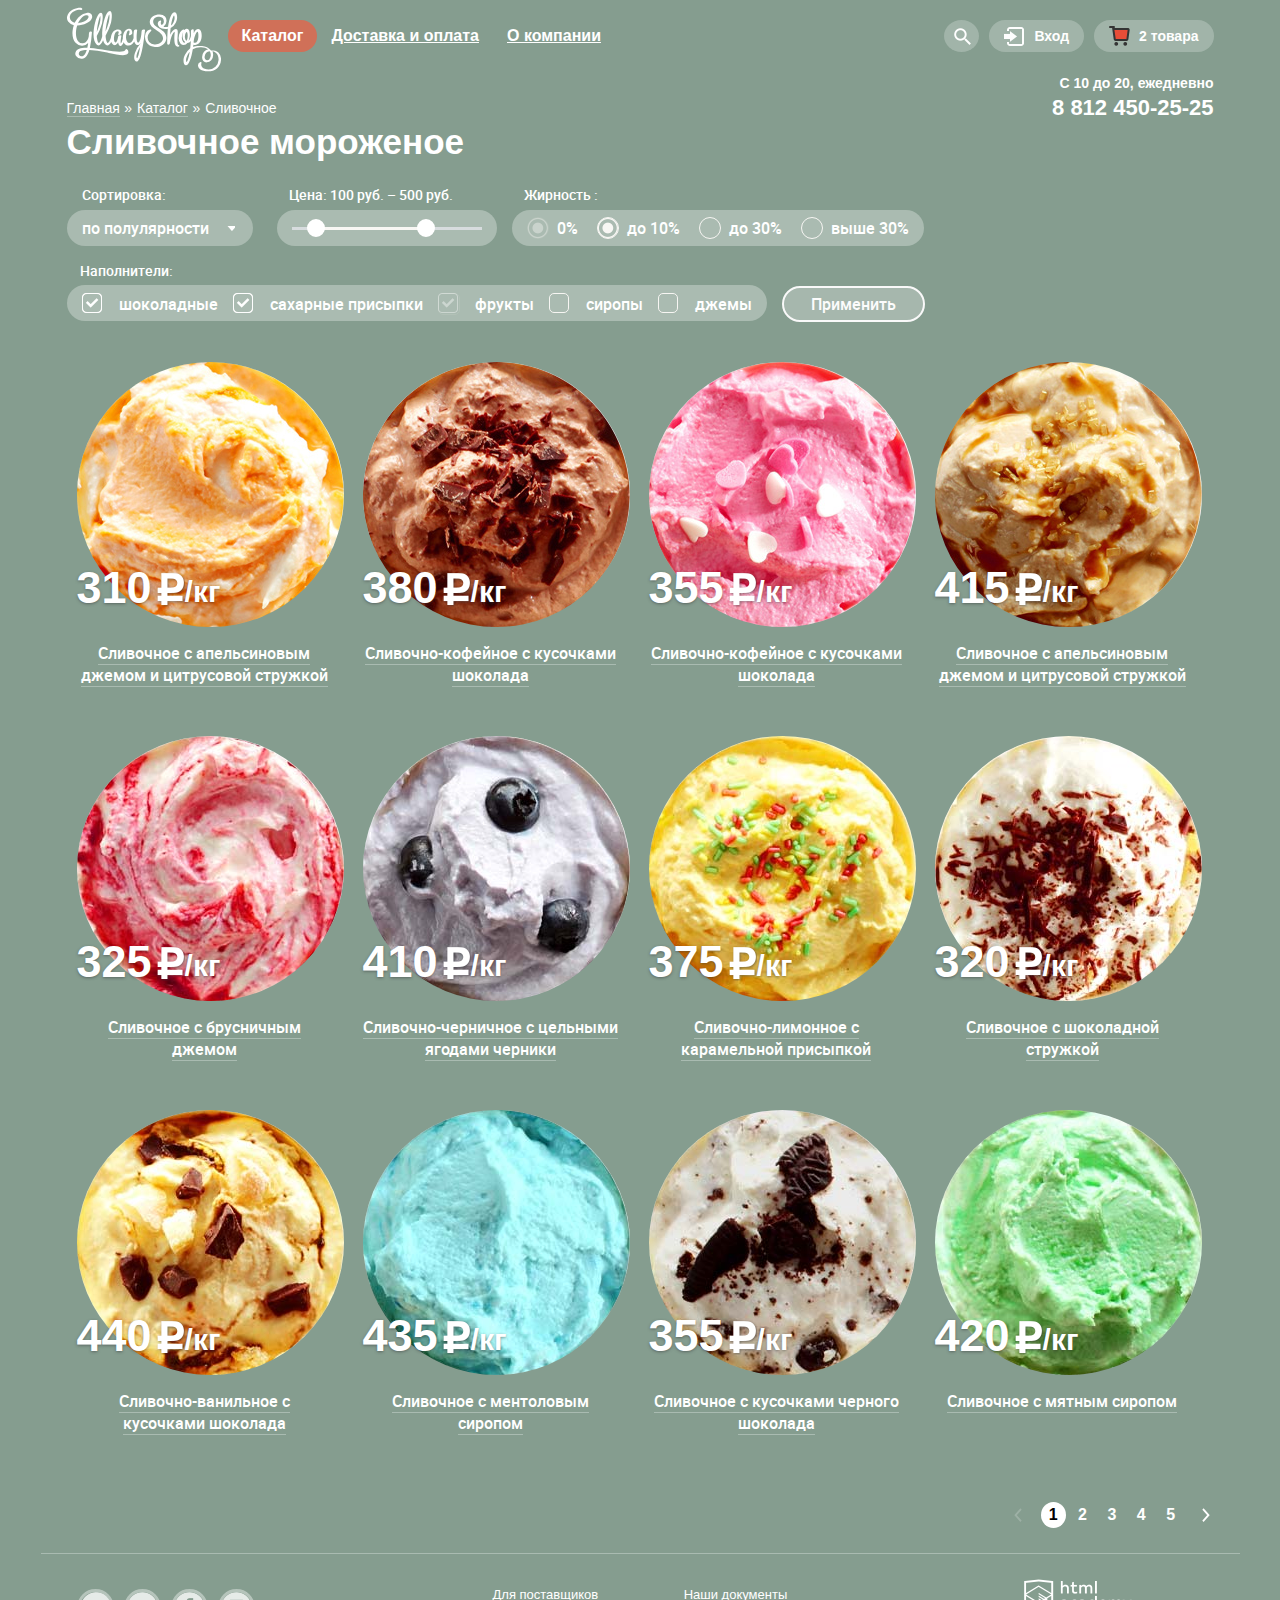
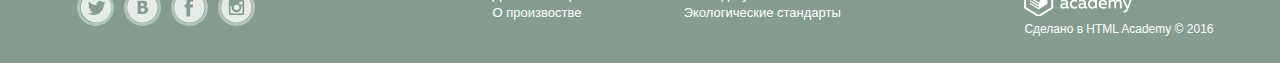
<file: catalog.html>
<!DOCTYPE html>
<html lang="ru">

<head>
    <meta charset="UTF-8">
    <meta http-equiv="X-UA-Compatible" content="IE=edge,chrome=1"/>
    <meta name="viewport" сontent="width=device-width">
    <title>Gllacy-catalog</title>
    <link rel="stylesheet" href="css/normalize.css">
    <link href="css/style.min.css" rel="stylesheet">
</head>

<body class="inner-page">
    <header class="header-top">
        <div class="container clearfix">
            <nav class="navigation">
                <a href="index.html" class="nav-logo
"><img class="logo-img" src="img/main-logo.svg" width="160" height="55" alt="Лого"></a>
                <ul class="menu">
                    <li class="menu-item"><a class="active-item" href="#">Каталог</a>
                        <ul class="sub-menu-list">
                            <li class="sub-menu-item"><a href="#">Новинки</a></li>
                            <li class="sub-menu-item"><a class="creamy-active" href="#">Сливочное</a></li>
                            <li class="sub-menu-item"><a href="#">Щербеты</a></li>
                            <li class="sub-menu-item"><a href="#">Фруктовый лед</a></li>
                            <li class="sub-menu-item"><a href="#">Мелорин</a></li>
                        </ul>
                    </li>
                    <li class="menu-item"><a href="#">Доставка и оплата</a></li>
                    <li class="menu-item"><a href="#">О компании</a></li>
                </ul>
            </nav>
            <div class="site-actions">
                <div class="search">
                    <a href="#"></a>
                    <div class="search-wrapper">
                        <form action="#" method="post">
                            <input type="search" name="search" placeholder="Что ищем?">
                        </form>
                    </div>
                </div>
                <div class="user-block">
                    <a href="#">Вход</a>
                    <div class="user-wrapper clearfix">
                        <form action="#" method="post">
                            <input type="email" name="email" placeholder="Электронная почта">
                            <input type="password" name="password" placeholder="Пароль">
                            <button type="submit" class="btn btn-user">Войти</button>
                            <ul class="user-items">
                                <li class="user-item"><a href="#">Забыли пароль?</a></li>
                                <li class="user-item"><a href="#">Новая регистрация</a></li>
                            </ul>
                        </form>
                    </div>
                </div>
                <div class="basket basket-inner-page">
                    <a href="#">2 товара</a>
                    <div class="basket-form clearfix">
                        <div class="basket-form-top">
                            <table>
                                <tr>
                                    <td class="column-close close-icon">
                                        <a href="#">
                                        </a>
                                    </td>
                                    <td class="column-img">
                                        <img src="img/mini-pic-ice-1.png" width="33" height="33" alt="Здесь фото товара">
                                    </td>
                                    <td class="column-text">
                                        Пломбир с апельсиновым джемом
                                    </td>
                                    <td class="column-weight">
                                        1,5 кг х <span>200 руб.</span>
                                    </td>
                                    <td class="column-price">
                                        300
                                    </td>
                                </tr>
                                <tr>
                                    <td class="column-close close-icon-strawberry">
                                        <a href="#"></a>
                                    </td>
                                    <td class="column-img column-img-strawberry">
                                        <img src="img/mini-pic-ice-2.png" width="33" height="33" alt="Здесь фото товара">
                                    </td>
                                    <td class="column-text column-text-strawberry">
                                        Клубничный пломбир с присыпкой
                                        <br>из белого шоколада
                                    </td>
                                    <td class="column-weight column-weight-strawberry">
                                        1,5 кг х <span>300 руб.</span>
                                    </td>
                                    <td class="column-price column-price-strawberry">
                                        450
                                    </td>
                                </tr>
                            </table>
                        </div>
                        <div class="basket-form-bottom">
                            <div class="basket-form-sum">Итого: 750 руб.</div>
                            <a class="btn btn-basket" href="#">Оформить заказ</a>
                        </div>
                    </div>
                </div>
            </div>
        </div>
    </header>
    <div class="header-bottom">
        <div class="container clearfix">
            <div class="site-info">
                <div class="work-time">С 10 до 20, ежедневно</div>
                <div class="phone">8 812 450-25-25</div>
            </div>
            <ul class="breadcrumbs">
                <li><a href="index.html">Главная</a></li>
                <li><a href="#">Каталог</a></li>
                <li class="active">Сливочное</li>
            </ul>
        </div>
    </div>
    <main class="container clearfix">
        <h1 class="page-title">Сливочное мороженое</h1>
        <div class="filters">
            <form action="#" method="post" class="clearfix">
                <div class="form-top">
                    <div class="select">
                        <div class="select-title">Сортировка:</div>
                        <select id="select">
                            <option value="popular">по полулярности</option>
                            <option value="cheap">сначала недорогие</option>
                            <option value="expensive">сначала дорогие</option>
                            <option value="fatness">по жирности</option>
                        </select>
                    </div>
                    <div class="range">
                        <div class="range-title">Цена: 100 руб. – 500 руб.</div>
                        <div class="range-filter">
                            <div class="range-controls">
                                <div class="scale">
                                    <div style="margin-left:25px;width:117px;" class="bar"></div>
                                </div>
                                <div class="toggle min-toggle"></div>
                                <div class="toggle max-toggle"></div>
                            </div>
                        </div>
                    </div>
                    <div class="radio">
                        <div class="radio-title">Жирность :</div>
                        <ul class="radio-items">
                            <li>
                                <input type="radio" id="0" name="filter" disabled>
                                <label for="0">0%</label>
                            </li>
                            <li>
                                <input type="radio" id="10" name="filter" checked>
                                <label for="10">до 10%</label>
                            </li>
                            <li>
                                <input type="radio" id="30" name="filter">
                                <label for="30">до 30%</label>
                            </li>
                            <li>
                                <input type="radio" id="more" name="filter">
                                <label for="more">выше 30%</label>
                            </li>
                        </ul>
                    </div>
                </div>
                <div class="form-bottom">
                    <div class="checkbox">
                        <div class="checkbox-title">Наполнители:</div>
                        <ul class="checkbox-items">
                            <li>
                                <input type="checkbox" id="chock" checked>
                                <label for="chock"> шоколадные</label>
                            </li>
                            <li>
                                <input type="checkbox" id="sugar" checked>
                                <label for="sugar">сахарные присыпки</label>
                            </li>
                            <li>
                                <input type="checkbox" id="fruit" disabled>
                                <label for="fruit">фрукты</label>
                            </li>
                            <li>
                                <input type="checkbox" id="syrups">
                                <label for="syrups">сиропы</label>
                            </li>
                            <li>
                                <input type="checkbox" id="jam">
                                <label for="jam">джемы</label>
                            </li>
                        </ul>
                    </div>
                    <button class="btn btn-new" type="submit" value="Применить">Применить</button>
                </div>
            </form>
        </div>
        <section class="products clearfix">
            <article class="products-item">
                <div class="product-img">
                    <a href="#" class="product-link"><img src="img/orange-cream.jpg" width="267" height="267" alt="Картинка товара"></a>
                </div>
                <div class="product-price">
                    310<span class="product-icon"></span><span class="weight">/кг</span>
                </div>
                <div class="product-title">
                    <a href="# " class="product-title-link">Сливочное с апельсиновым джемом и цитрусовой стружкой</a>
                </div>
                <div class="product-btn">
                    <a class="btn btn-view" href="#">Быстрый просмотр</a>
                </div>
            </article>
            <article class="products-item">
                <div class="product-img">
                    <a href="# " class="product-link"><img src="img/coffee-cream.jpg" width="267" height="267" alt="Картинка товара"></a>
                </div>
                <div class="product-price">
                    380<span class="product-icon"></span><span class="weight">/кг</span>
                </div>
                <div class="product-title">
                    <a href="#" class="product-title-link">Сливочно-кофейное с кусочками шоколада</a>
                </div>
                <div class="product-btn">
                    <a class="btn btn-view" href="#">Быстрый просмотр</a>
                </div>
            </article>
            <article class="products-item">
                <div class="product-img">
                    <a href="# " class="product-link"><img src="img/strawberry-cream.jpg" width="267" height="267" alt="Картинка товара"></a>
                </div>
                <div class="product-price">
                    355<span class="product-icon"></span><span class="weight">/кг</span>
                </div>
                <div class="product-title">
                    <a href="#" class="product-title-link">Сливочно-кофейное с кусочками шоколада</a>
                </div>
                <div class="product-btn">
                    <a class="btn btn-view" href="#">Быстрый просмотр</a>
                </div>
            </article>
            <article class="products-item">
                <div class="product-img">
                    <a href="#" class="product-link"><img src="img/caramel-cream.jpg" width="267" height="267" alt="Картинка товара"></a>
                </div>
                <div class="product-price">
                    415<span class="product-icon"></span><span class="weight">/кг</span>
                </div>
                <div class="product-title">
                    <a href="#" class="product-title-link">Сливочное с апельсиновым джемом и цитрусовой стружкой</a>
                </div>
                <div class="product-btn">
                    <a class="btn btn-view" href="#">Быстрый просмотр</a>
                </div>
            </article>
            <article class="products-item">
                <div class="product-img">
                    <a href="#" class="product-link"><img src="img/jam-cream.jpg" width="267" height="267" alt="Картинка товара"></a>
                </div>
                <div class="product-price">
                    325<span class="product-icon"></span><span class="weight">/кг</span>
                </div>
                <div class="product-title">
                    <a href="#" class="product-title-link">Сливочное с брусничным джемом</a>
                </div>
                <div class="product-btn">
                    <a class="btn btn-view" href="#">Быстрый просмотр</a>
                </div>
            </article>
            <article class="products-item">
                <div class="product-img">
                    <a href="#" class="product-link"><img src="img/bilberry-cream.jpg" width="267" height="267" alt="Картинка товара"></a>
                </div>
                <div class="product-price">
                    410<span class="product-icon"></span><span class="weight">/кг</span>
                </div>
                <div class="product-title">
                    <a href="#" class="product-title-link">Сливочно-черничное с цельными ягодами черники</a>
                </div>
                <div class="product-btn">
                    <a class="btn btn-view" href="#">Быстрый просмотр</a>
                </div>
            </article>
            <article class="products-item">
                <div class="product-img">
                    <a href="#" class="product-link"><img src="img/lemon-cream.jpg" width="267" height="267" alt="Картинка товара"></a>
                </div>
                <div class="product-price">
                    375<span class="product-icon"></span><span class="weight">/кг</span>
                </div>
                <div class="product-title">
                    <a href="#" class="product-title-link">Сливочно-лимонное с карамельной присыпкой</a>
                </div>
                <div class="product-btn">
                    <a class="btn btn-view" href="#">Быстрый просмотр</a>
                </div>
            </article>
            <article class="products-item">
                <div class="product-img">
                    <a href="#" class="product-link"><img src="img/chocolate-cream.jpg" width="267" height="267" alt="Картинка товара"></a>
                </div>
                <div class="product-price">
                    320<span class="product-icon"></span><span class="weight">/кг</span>
                </div>
                <div class="product-title">
                    <a href="#" class="product-title-link">Сливочное с шоколадной стружкой</a>
                </div>
                <div class="product-btn">
                    <a class="btn btn-view" href="#">Быстрый просмотр</a>
                </div>
            </article>
            <article class="products-item">
                <div class="product-img">
                    <a href="#" class="product-link"><img src="img/vanilla-cream.jpg" width="267" height="267" alt="Картинка товара"></a>
                </div>
                <div class="product-price">
                    440<span class="product-icon"></span><span class="weight">/кг</span>
                </div>
                <div class="product-title">
                    <a href="#" class="product-title-link">Сливочно-ванильное с кусочками шоколада</a>
                </div>
                <div class="product-btn">
                    <a class="btn btn-view" href="#">Быстрый просмотр</a>
                </div>
            </article>
            <article class="products-item">
                <div class="product-img">
                    <a href="#" class="product-link"><img src="img/mentol-cream.jpg" width="267" height="267" alt="Картинка товара"></a>
                </div>
                <div class="product-price">
                    435<span class="product-icon"></span><span class="weight">/кг</span>
                </div>
                <div class="product-title">
                    <a href="#" class="product-title-link">Сливочное с ментоловым сиропом</a>
                </div>
                <div class="product-btn">
                    <a class="btn btn-view" href="#">Быстрый просмотр</a>
                </div>
            </article>
            <article class="products-item">
                <div class="product-img">
                    <a href="#" class="product-link"><img src="img/creamy-chock-cream.jpg " width="267" height="267" alt="Картинка товара"></a>
                </div>
                <div class="product-price">
                    355<span class="product-icon"></span><span class="weight">/кг</span>
                </div>
                <div class="product-title">
                    <a href="#" class="product-title-link">Сливочное с кусочками черного шоколада</a>
                </div>
                <div class="product-btn">
                    <a class="btn btn-view" href=" ">Быстрый просмотр</a>
                </div>
            </article>
            <article class="products-item">
                <div class="product-img">
                    <a href="#" class="product-link"><img src="img/syrup-cream.jpg" width="267" height="267" alt="Картинка товара"></a>
                </div>
                <div class="product-price">
                    420<span class="product-icon"></span><span class="weight">/кг</span>
                </div>
                <div class="product-title">
                    <a href="#" class="product-title-link">Сливочное с мятным сиропом</a>
                </div>
                <div class="product-btn">
                    <a class="btn btn-view" href="#">Быстрый просмотр</a>
                </div>
            </article>
        </section>
        <div class="paginator">
            <ul class="pagination">
                <li>
                    <a href="#" class="prev">prev</a>
                </li>
                <li><a class="active" href="#">1</a></li>
                <li><a href="#">2</a></li>
                <li><a href="#">3</a></li>
                <li><a href="#">4</a></li>
                <li><a href="#">5</a></li>
                <li class="forward">
                    <a href="#" class="next">next</a>
                </li>
            </ul>
        </div>
    </main>
    <footer class="main-footer">
        <div class="container container-footer clearfix">
            <section class="footer-social">
                <a class="social-btn social-btn-tw" href="#"></a>
                <a class="social-btn social-btn-vk" href="#"></a>
                <a class="social-btn social-btn-fb" href="#"></a>
                <a class="social-btn social-btn-inst" href="#"></a>
            </section>
            <section class="info">
                <ul class="footer-menu">
                    <li>
                        <a href="#" class="heart-icon">Для поставщиков</a>
                    </li>
                    <li>
                        <a href="#">О произвостве</a>
                    </li>
                    <li>
                        <a href="#">Наши документы</a>
                    </li>
                    <li>
                        <a href="#">Экологические стандарты</a>
                    </li>
                </ul>
            </section>
            <section class="footer-copyright">
                <div class="footer-logo">
                    <img class="footer-logo-img" src="img/html-logo.png" width="108" height="37" alt="Лого" />
                </div>
                <div class="copyright">
                    Сделано в HTML Academy &copy; 2016
                </div>
            </section>
        </div>
    </footer>
</body>

</html>
</file>
<file: css/style.min.css>
body{font-family:"Roboto","Arial",sans-serif;min-width:1200px;color:#fff}body>input[type=radio]{display:none}.inner-page{background:#849d8f url(../img/bg-1.jpg);color:#fff}body,html{width:100%;height:100%}.site-wrapper{min-width:940px;background-color:#849d8f;background-image:url("../img/ice cream-1-bg.png");background-repeat:no-repeat;background-position:top center;-webkit-transition:background-image .5s ease,background-color .5s ease;transition:background-image .5s ease,background-color .5s ease}.site-wrapper:after,.site-wrapper:before{content:"";visibility:hidden;background-image:url("../img/ice cream-1-bg.png")}.site-wrapper:after{background-image:url("../img/ice cream-2-bg.png")}img{max-width:100%;height:auto}p,ul{padding:0;margin:0}li{list-style:none}a{text-decoration:none;color:#fff}a:hover{color:#ffbc9e}.clearfix::after{content:"";display:table;clear:both}.container{width:1147px;padding:0 26px;margin:0 auto}.inner-page .container-footer{border-top:1px solid #a9bbb1}.sprite-basket-goods-icon{width:21px;height:20px;background-position:-10px -10px}.sprite-basket-hover-icon,.sprite-basket-icon{width:21px;height:20px;background-position:-10px -50px}.sprite-basket-icon{background-position:-10px -90px}.sprite-check-active{width:20px;height:20px;background-position:-10px -130px}.sprite-check-disabled{width:20px;height:20px;background-position:-10px -170px}.sprite-check-hover-active{width:20px;height:20px;background-position:-10px -210px}.sprite-search-hover-icon,.sprite-search-icon{width:17px;height:17px;background-position:-10px -472px}.sprite-search-icon{background-position:-10px -509px}.sprite-sprite{width:61px;height:937px;background-position:-10px -546px}.sprite-user-hover-icon,.sprite-user-icon{width:20px;height:19px;background-position:-10px -1605px}.sprite-user-icon{background-position:-10px -1644px}.sprite-x-icon{width:10px;height:10px;background-position:-10px -1734px}.sprite-fb-icon,.sprite-inst-icon{width:31px;height:31px;background-position:-10px -10px}.sprite-inst-icon{background-position:-10px -61px}.sprite-tw-icon,.sprite-vk-icon{width:31px;height:31px;background-position:-10px -112px}.sprite-vk-icon{background-position:-10px -163px}.sprite{background-image:url(../img/sprite/sprite-radio.png);background-repeat:no-repeat;display:block}.sprite-radio-active{width:21px;height:22px;background-position:-10px -10px}.sprite-radio-disabled{width:21px;height:22px;background-position:-51px -10px}.sprite-radio-hover-active{width:21px;height:22px;background-position:-10px -52px}.header-top{min-height:75px}.logo-img{display:inline-block;vertical-align:top;width:154px;height:65px;padding-top:7px;float:left;margin-right:7px}.navigation{width:850px;float:left;font-size:16px;font-weight:700}.menu{font-size:0;margin:20px 0 0}.menu-item>a,.menu>li{display:inline-block;vertical-align:top}.menu>li{position:relative;padding-bottom:5px}.menu-item>a{padding:7px 14px;font-size:16px;line-height:18px;text-decoration:underline}.menu-item>a:active,li.menu-item:hover>a{color:#333;background:#f7f6f3;border-radius:30px;text-decoration:none}.menu-item>a:active{box-shadow:inset 0 2px 1px 0 #696969}.inner-page a.nav-logo,.menu{padding:0}.inner-page a.active-item{background:#d07058;border-radius:30px;text-decoration:none}.inner-page li.active{padding-bottom:5px}.sub-menu-list .creamy-active{background:#d07058}.sub-menu-list{position:absolute;margin:0;padding:0;font-size:0;left:0;top:100%;width:145px;background:#fff;border-radius:5px;z-index:10;display:none;box-shadow:0 20px 20px 0 rgba(0,0,0,.4);overflow:hidden}.sub-menu-list a{display:block;font-size:14px;line-height:16px;color:#373737;font-weight:400;padding:8px 0 8px 20px;text-decoration:none;position:relative}.basket-inner-page:hover .basket-form,.search:hover .search-wrapper,.user-block:hover .user-wrapper,li.menu-item:hover .sub-menu-list{display:block}li.sub-menu-item:hover a{display:block;background:#fbded8;color:#373737}li.sub-menu-item:active a{background:#f6b5a5;color:#373737}li.sub-menu-item:first-of-type a{font-weight:700}li.sub-menu-item:first-of-type a::after{content:"";position:absolute;left:6px;width:90%;bottom:0;height:1px;background:#d1d0ce}.site-actions{max-width:300px;float:right;margin-top:20px;margin-bottom:10px;font-size:0;font-weight:700}.basket,.search,.user-block{position:relative;display:inline-block;vertical-align:top;font-size:14px;line-height:16px}.basket,.search{padding-bottom:5px}.search a{display:block;width:35px;height:32px;border-radius:50%;margin-right:10px;background:#a1b4a9}.search a:hover,.search-wrapper,.search:hover a{background:#f8f7f4}.search a:hover::before,.search::before,.search:hover a::before{position:absolute;content:"";left:10px;bottom:12px;width:17px;height:17px;background-image:url(../img/sprite/sprite.png);background-repeat:no-repeat;background-position:-10px -509px}.search a:hover::before,.search:hover a::before{background-position:-10px -472px}.search-wrapper{display:none;position:absolute;right:5px;top:100%;width:325px;padding:20px 15px;border-radius:10px;box-shadow:0 20px 20px 0 rgba(0,0,0,.4);z-index:10}.search-wrapper input[type=search],.search-wrapper input[type=search]:hover{box-sizing:border-box;-moz-box-sizing:border-box;-webkit-box-sizing:border-box;-ms-box-sizing:border-box;outline:none}.search-wrapper input[type=search]{width:100%;font-size:14px;line-height:24px;color:#999;border-radius:5px;font-family:"Robotoregular","Arial",sans-serif;padding:10px;border:1px solid #d3d3d2}.search-wrapper input[type=search]:hover{border:2px solid #d3d3d2;padding:9px}.search-wrapper input[type=search]:focus{border:2px solid #8fbdec;padding:9px;box-sizing:border-box;-moz-box-sizing:border-box;-webkit-box-sizing:border-box;-ms-box-sizing:border-box;outline:none}.user-block{padding-bottom:5px}.user-block>a{display:block;border-radius:30px;padding:8px 15px 8px 45px;margin-right:10px;background:#a1b4a9}.user-block:hover a,.user-block>a:hover{color:#373737;background:#f8f7f4}.user-block::before,.user-block:hover>a::before,.user-block>a:hover::before{position:absolute;left:15px;bottom:11px;content:"";width:20px;height:19px;background-image:url(../img/sprite/sprite.png);background-position:-10px -1644px}.user-block:hover>a::before,.user-block>a:hover::before{background-position:-10px -1605px}.user-wrapper{display:none;position:absolute;right:5px;top:100%;width:245px;padding:20px 15px;background:#f8f7f4;border-radius:10px;box-shadow:0 20px 20px 0 rgba(0,0,0,.4);z-index:10}.user-wrapper input[type=email],input[type=password]{width:240px;padding:10px;font-size:14px;line-height:24px;color:#999;border-radius:5px;margin-bottom:20px;border:1px solid #d3d3d2;font-family:"Robotoregular","Arial",sans-serif;box-sizing:border-box}.user-wrapper input[type=email]:hover,input[type=password]:hover{border:2px solid #d3d3d2;padding:9px;outline:none}.user-wrapper input[type=email]:focus,input[type=password]:focus{border:2px solid #8fbdec;padding:9px;outline:none}.user-wrapper a{display:inline-block;text-align:center;vertical-align:top;padding:0;margin:0 0 8px;font-size:13px;background:#f8f7f4;color:#323232;text-decoration:underline}.user-wrapper a:hover{color:#ffbc9e}.inner-page .basket{position:relative;padding-bottom:5px}.basket>a{display:block;border-radius:30px;padding:8px 30px 8px 45px;background:#a1b4a9}.inner-page .basket>a{padding-right:15px}.basket:hover>a,.basket>a:hover{color:#373737;background:#f8f7f4}.basket-inner-page:hover>a:before,.basket-inner-page>a:before,.basket>a:before,.basket>a:hover::before{position:absolute;left:15px;bottom:11px;content:"";width:21px;height:20px;background-image:url(../img/sprite/sprite.png);background-position:-10px -90px}.basket-inner-page:hover>a:before,.basket-inner-page>a:before,.basket>a:hover::before{background-position:-10px -10px}.basket>a:hover::before{background-position:-10px -50px}.basket-inner-page .basket-form{position:absolute;right:5px;top:100%;display:none;padding:20px 15px;color:#323232;background:#f8f7f4;border-radius:10px;box-shadow:0 20px 20px 0 rgba(0,0,0,.4);z-index:10}.basket-form-top,table{width:535px;border-bottom:1px solid #cacac7}.basket-form-top{margin-bottom:15px}table{height:110px;font-size:13px;line-height:16px;font-weight:400;border-collapse:collapse;color:#323232}td{vertical-align:center}.column-close{width:20px;position:relative}.close-icon-strawberry::before,.close-icon::before{content:"";position:absolute;top:20px;left:0;width:10px;height:10px;background-image:url(../img/sprite/sprite.png);background-repeat:no-repeat;background-position:-10px -1734px;cursor:pointer}.close-icon-strawberry::before{top:10px}.column-img{text-align:center}.column-img-strawberry{width:33px;vertical-align:top}.column-text{width:260px;padding-left:10px}.column-text-strawberry{padding-bottom:5px}.column-weight{width:120px;text-align:left}.column-weight span{color:#999}.column-weight-strawberry{padding-bottom:20px}.column-price{width:70px;text-align:center}.column-price-strawberry{padding-bottom:20px}.basket-form-sum{float:right;margin-bottom:15px}.site-info{min-height:40px;max-width:270px;font-weight:700;float:right}.work-time{float:right;font-size:14px;line-height:16px;margin-bottom:5px}.phone{font-size:22px;line-height:24px;float:right}.slider{position:relative;padding-top:270px;text-align:center;color:#fff;margin-bottom:40px}.slide-title{font-family:"Robotoblack","Arial",sans-serif;width:700px;margin:0 auto 30px;font-weight:800;font-size:60px;line-height:61px}.slide-btn{display:inline-block;padding:12px 50px;font-weight:600;font-size:31px;line-height:41px;vertical-align:top;color:#fff;text-decoration:none;text-shadow:0 2px 5px rgba(160,32,11,.76);background:#f26843;background:-webkit-linear-gradient(top,#f26843 0%,#e74a35 100%);background:linear-gradient(to bottom,#f26843 0%,#e74a35 100%);border-radius:100px;box-shadow:0 2px 2px rgba(172,16,0,.64)}.slide-btn:hover{color:#fff;background:-webkit-linear-gradient(top,#f58669 0%,#ec6f5e 100%);background:linear-gradient(to bottom,#f58669 0%,#ec6f5e 100%);box-shadow:0 2px 2px #ac1000}.slide-btn:active{background:-webkit-linear-gradient(top,#d84732 0%,#e1613e 100%);background:linear-gradient(to bottom,#d84732 0%,#e1613e 100%);box-shadow:inset 0 2px 2px #ac1000}.slider-controls label{display:inline-block;width:17px;height:17px;margin-right:8px;vertical-align:top;background-color:transparent;border:2px solid #fff;border-radius:50%;cursor:pointer}.slider-controls label:hover{background:#b2c1b7}.slider-controls{position:absolute;bottom:25px;left:0;z-index:20;font-size:0}.slide,input[type=checkbox],input[type=radio]{display:none}#btn-1:checked~.site-wrapper #slide1,#btn-2:checked~.site-wrapper #slide2,#btn-3:checked~.site-wrapper #slide3{display:block}#btn-1:checked~.site-wrapper label[for=btn-1],#btn-2:checked~.site-wrapper label[for=btn-2],#btn-3:checked~.site-wrapper label[for=btn-3]{background-color:#fff}#btn-1:checked~.site-wrapper{background-color:#849d8f;background-image:url("../img/ice cream-3-bg.png")}#btn-2:checked~.site-wrapper{background-color:#8996a6;background-image:url("../img/ice cream-2-bg.png")}#btn-3:checked~.site-wrapper{background-color:#9d8b84;background-image:url("../img/ice cream-1-bg.png")}.btn{display:inline-block;vertical-align:top;font-weight:700;background:-webkit-linear-gradient(top,#f26843 0%,#e74a35 100%);background:linear-gradient(to bottom,#f26843 0%,#e74a35 100%);border-radius:30px;box-shadow:0 2px 2px 0 #ac1000;outline:none;border:none;cursor:pointer}.btn:hover{background:#f17d64;color:#fff;box-shadow:0 1px 2px 0 #ac1000}.btn:active{background:-webkit-linear-gradient(top,#e74a35 0%,#f26843 100%);background:linear-gradient(to bottom,#e74a35 0%,#f26843 100%);color:#fff;box-shadow:inset 0 2px 2px 0 #942718}.btn-new{display:inline-block;vertical-align:top;padding:8px 27px;font-size:16px;line-height:16px;font-weight:500;background:#a6b7ad;color:#fcfcfc;border:2px solid #f9f9f9;margin-top:25px;box-shadow:none}.btn-new:hover{background:#fbfcfb;color:#353535;border-color:#fbfcfb;box-shadow:none}.btn-new:active{padding:10px 29px;background:#eaeaea;color:#353535;border:none;box-shadow:inset 0 2px 1px 0 #696969}.btn-feedback,.btn-link{font-size:18px;text-align:center}.btn-link{float:right;padding:11px 23px;margin-right:20px;line-height:24px}.btn-feedback{width:250px;min-height:44px;line-height:45px;vertical-align:middle;margin-top:20px;margin-bottom:30px}.btn-submit,.btn-user{font-size:18px;line-height:24px}.btn-submit{border:none;position:relative;padding:10px 20px;color:#fff}.btn-user{padding:10px 23px;color:#fefefe;float:left;margin-right:15px}.btn-basket,.btn-view{font-size:18px;line-height:24px;font-weight:700;padding:10px 15px}.btn-basket{clear:both;float:right}.btn-view{font-family:"Robotoregular","Arial",sans-serif;display:inline-block;vertical-align:top;text-align:center;width:80%;margin-bottom:5px}.breadcrumbs{float:left;margin-top:25px}.breadcrumbs ul{margin:0;padding:0;font-size:0}.breadcrumbs li{display:inline-block;vertical-align:top;font-size:14px;line-height:16px}.breadcrumbs li a{display:inline;border-bottom:1px solid #a9bbb1}.breadcrumbs li:last-child{margin-right:0}.breadcrumbs li::before{content:"»";margin-right:5px}.breadcrumbs li:first-child:before{display:none}h1.page-title{padding:0;font-size:35px;line-height:41px;margin:0 0 25px}.filters{font-size:0;margin-bottom:30px;font-family:"Robotomedium","Arial",sans-serif;font-weight:500}.select{display:inline-block;vertical-align:top;width:210px;font-size:16px;line-height:18px}.select-title{margin-left:15px;margin-bottom:7px;font-size:14px;line-height:16px}.form-top select,.form-top select:hover{background-repeat:no-repeat;background-position:90% center}.form-top select{height:36px;text-align:left;padding:6px 25px 6px 15px;margin-right:15px;border-radius:30px;outline:none;border:none;-webkit-appearance:none;-moz-appearance:none;-ms-appearance:none;appearance:none;text-indent:.01px;background-color:#a9bab0;color:#fff;background-image:url(../img/marker.png)}.form-top select:hover{background-color:#fff;color:#323232;background-image:url(../img/marker-hover.png)}.form-top select,.range,.range-title,.select-title{display:inline-block;vertical-align:top}.range-title{line-height:16px;margin-left:12px;margin-bottom:7px;font-size:14px}.range{margin-right:15px;font-size:16px}.range-filter{width:220px;margin:auto}.range-controls{position:relative;height:36px;padding:0 15px;background:#aabbb1;border-radius:30px;overflow:hidden}.scale{margin-top:17px;height:3px;background:#d7dcde}.bar{height:3px;width:117px;background:#f8f7f4}.toggle{position:absolute;top:9px;border:9px solid #fff;border-radius:50%;cursor:pointer}.min-toggle,.toggle{left:30px}.max-toggle{left:140px}.radio{display:inline-block;vertical-align:top;font-size:16px}.radio-title{font-size:14px;line-height:16px;margin-left:12px;margin-bottom:7px}.radio-items li{display:inline-block;vertical-align:top}.radio span{margin-top:7px}.radio-items{font-size:16px;line-height:18px;background:#aabbb1;padding-top:9px;padding-bottom:9px;padding-right:15px;border-radius:30px}input[type=radio]+label{position:relative;cursor:pointer;line-height:18px;padding-left:45px}input[type=radio]+label::before{content:"";position:absolute;top:0;left:-10px;display:block;width:20px;height:20px;border:1px solid #f7f6f3;border-radius:50%;margin-left:25px;overflow:hidden}input[type=radio]+label:hover::before{content:"";width:18px;height:18px;border:2px solid #fff}input[type=radio]:checked+label::after{content:"";position:absolute;top:0;left:15px;width:21px;height:22px;background-image:url(../img/sprite/sprite-radio.png);background-position:-10px -10px;background-repeat:no-repeat}input[type=radio]:disabled+label::before{content:"";position:absolute;top:0;left:-10px;display:block;width:20px;height:20px;border:1px solid #b2c1b7;border-radius:50%;margin-left:25px;overflow:hidden}input[type=radio]:disabled+label::after{content:"";position:absolute;top:0;left:15px;width:21px;height:22px;background-image:url(../img/sprite/sprite-radio.png);background-position:-51px -10px;background-repeat:no-repeat}.form-top{margin-bottom:15px}.checkbox,.checkbox-items li,.checkbox-title,.pagination li{display:inline-block;vertical-align:top}.checkbox-title{font-size:14px;margin-left:13px;margin-bottom:5px}.checkbox-items ul{margin:0;padding:0}.checkbox-items{height:20px;width:700px;background:#aabbb1;padding-top:8px;padding-bottom:8px;border-radius:30px;margin-right:15px}input[type=checkbox]+label{position:relative;cursor:pointer;font-size:16px;padding-left:52px}input[type=checkbox]+label::before{content:"";position:absolute;top:0;left:-10px;display:block;width:18px;height:18px;border:1px solid #f7f6f3;border-radius:5px;margin-left:25px}input[type=checkbox]+label:hover::before{width:16px;height:16px;content:"";border:2px solid #fff}input[type=checkbox]:checked+label::after{content:"";position:absolute;top:0;left:15px;width:20px;height:20px;background-image:url(../img/sprite/sprite.png);background-position:-10px -130px}input[type=checkbox]:disabled+label::before{content:"";position:absolute;top:0;left:-10px;display:block;width:20px;height:20px;border:1px solid #b2c1b7;margin-left:25px;overflow:hidden}input[type=checkbox]:disabled+label::after{content:"";position:absolute;top:0;left:15px;width:21px;height:22px;background-image:url(../img/sprite/sprite.png);background-position:-10px -170px;background-repeat:no-repeat}.banner{margin-bottom:30px}.banner-title{padding-bottom:17px;font-size:35px;line-height:41px;font-weight:700}.banner-item{padding-top:17px;padding-bottom:20px;padding-left:21px;width:539px;min-height:193px;overflow:hidden}.banner-item-left,.banner-item-right{float:left;background-color:#a21a34;background-image:url(../img/banner-bg.jpg);background-repeat:no-repeat;background-size:cover;border-radius:15px}.banner-item-right{float:right;background-image:url(../img/banner-bg2.jpg)}.banner-description{width:515px;font-size:18px;padding-bottom:45px;line-height:22px;font-weight:700}.inner-page .products{margin-bottom:28px}.products{font-size:0}.products-item{display:inline-block;vertical-align:top;position:relative;padding:10px 10px 0;width:266px;margin-bottom:20px}.products-item:nth-child(4n){margin-right:0}.product-item-hit{position:relative}.product-item-hit::before{content:"";position:absolute;width:60px;height:60px;background:url(../img/hit.png) no-repeat 0 0}.product-title{display:inline-block;vertical-align:top;width:255px;padding-bottom:24px;max-height:40px;text-align:center}.product-title-link{font-family:"Robotomedium","Arial",sans-serif;display:inline;font-size:16px;line-height:22px;font-weight:400;border-bottom:1px solid #a9bbb1}.products-item:hover a.product-title-link{text-decoration:none;color:#fff;border:none}.product-price{position:absolute;top:210px;padding-right:40px;font-size:45px;font-weight:700;text-shadow:0 1px 3px rgba(49,50,53,.5)}.product-link{width:267px;height:265px;margin-bottom:15px;display:block;border-radius:50%;overflow:hidden}.product-icon{display:inline-block;vertical-align:top;width:29px;height:45px;margin-left:4px;background:url(../img/rub-icon.png) no-repeat 0 10px;text-shadow:0 1px 3px rgba(49,50,53,.5)}.product-btn{display:none;text-align:center;padding:0 10px 10px;background:rgba(248,247,244,.3);margin:0 -10px -59px;position:relative;z-index:2;border-radius:0 0 5px 5px}.products-item:hover{background:rgba(248,247,244,.2);z-index:2;border-radius:5px 5px 0 0;box-shadow:0 20px 20px rgba(0,0,0,.1)}.products-item:hover .product-btn{display:block;box-shadow:0 20px 20px rgba(0,0,0,.1)}.weight{display:inline-block;vertical-align:bottom;font-size:30px;line-height:45px;text-shadow:0 1px 3px rgba(49,50,53,.5)}.paginator{position:relative;font-size:0;float:right;margin-bottom:25px}.pagination{padding:0;margin:0;font-size:16px;line-height:18px;font-weight:700}.pagination li a{display:block;padding:4px 8px;color:#fff}.next,.prev{text-indent:-10000px;background-repeat:no-repeat}.prev{margin-right:10px;background:url(../img/prev-arrow.png) no-repeat center center}.next,.pagination .next:active,.pagination .next:hover{background:url(../img/next-arrow.png) no-repeat center center}.next{margin-left:10px}.pagination a:hover{background:#9db1a5;border-radius:50%}.pagination .prev:active,.pagination .prev:hover{background-color:none;background:url(../img/prev-arrow.png) no-repeat center center;border-radius:0}.pagination .next:active,.pagination .next:hover{background-color:none;border-radius:0}.pagination a.active,.pagination a:active{background-color:#fff;color:#000;border-radius:50%}.features{padding-top:25px;padding-left:23px;margin-bottom:38px;border-radius:10px;background:#e8d8b4 url(../img/seo-bg.png)}.features-title{padding-bottom:10px;font-size:24px;line-height:30px;font-weight:700;color:#323232}.features-box-left{margin-right:26px}.features-box-left,.features-box-right{position:relative;width:535px;float:left}.feature-item{padding-left:55px;padding-top:10px;color:#323232;font-size:16px;line-height:22px;font-weight:400;margin-bottom:26px}.feature-item:nth-child(2n){padding-top:20px}.feature-item:nth-child(odd){margin-bottom:0}.feature-cream-icon{background:url(../img/ice-cream-icon.svg) no-repeat 0 0}.feature-leaf-icon{background:url(../img/leaf-icon.svg) no-repeat 0 10px}.feature-cow-icon{background:url(../img/cow-icon.svg) no-repeat 0 0}.feature-therm-icon{background:url(../img/therm-icon.svg) no-repeat 0 10px}.news-box-blog{padding-top:26px;padding-left:20px;width:540px;float:left;background:url(../img/article-bg.jpg) no-repeat;background-size:cover;border-radius:15px}.news-blog-title{padding-bottom:5px;font-size:16px;font-weight:700;line-height:22px;color:#323232}.news-blog-text{width:290px;padding-bottom:80px}.news-blog-link{font-size:24px;line-height:30px;font-weight:700;text-decoration:underline;color:#323232}.news-blog-link:hover{color:#e84d37}.news-box-email{min-height:135px;width:560px;float:right;background:#f8f7f4 url(../img/news-bg.png);border-radius:15px;overflow:hidden}.news-box-bg{margin:5px;border-radius:10px;background:#f8f7f4}.email-text{padding:35px 20px 40px;width:505px;font-size:16px;line-height:22px;color:#5a5a5a;font-weight:400}.news-box-email input[type=email]{width:365px;padding:10px 25px 10px 12px;margin-right:10px;margin-left:20px;margin-bottom:26px;min-height:40px;font-family:"Robotoregular","Arial",sans-serif;border:1px solid #d3d3d2;border-radius:5px;font-size:16px;line-height:24px;color:#999;box-sizing:border-box}.news-box-email input[type=email]:hover{padding:9px 24px 9px 11px;border:2px solid #d3d3d2;outline:none}.news-box-email input[type=email]:focus{padding:9px 24px 9px 11px;border:2px solid #8fbdec;outline:none}.news{margin-bottom:40px}.container{position:relative}.feedback{position:absolute;top:220px;right:26px;-webkit-transform:translateY(-50%);transform:translateY(-50%);width:250px;padding-top:25px;padding-left:25px;padding-right:25px;background:#fffefd;border-radius:10px}.feedback-text{width:195px;color:#484948;font-size:14px;line-height:20px;font-weight:400px;margin-bottom:5px}.feedback-address,.feedback-phone{font-size:18px;color:#484948;font-weight:700}.feedback-address{margin-bottom:20px;line-height:20px}.feedback-phone{line-height:22px}.modal-content{display:none;position:fixed;top:50%;left:50%;margin-top:-232px;margin-left:-238px;width:480px;padding:20px 20px 0;color:#999;background:#f8f7f4;z-index:1000;box-sizing:border-box}@-webkit-keyframes bounce{0%{-webkit-transform:translateY(-2000px);transform:translateY(-2000px)}70%{-webkit-transform:translateY(30px);transform:translateY(30px)}90%{-webkit-transform:translateY(-10px);transform:translateY(-10px)}to{-webkit-transform:translateY(0);transform:translateY(0)}}@-moz-keyframes bounce{0%{-moz-transform:translateY(-2000px);transform:translateY(-2000px)}70%{-moz-transform:translateY(30px);transform:translateY(30px)}90%{-moz-transform:translateY(-10px);transform:translateY(-10px)}to{-moz-transform:translateY(0);transform:translateY(0)}}@-ms-keyframes bounce{0%{-ms-transform:translateY(-2000px);transform:translateY(-2000px)}70%{-ms-transform:translateY(30px);transform:translateY(30px)}90%{-ms-transform:translateY(-10px);transform:translateY(-10px)}to{-ms-transform:translateY(0);transform:translateY(0)}}.modal-content-show{display:block;-ms-animation:bounce .6s;-moz-animation:bounce .6s;-webkit-animation:bounce .6s;animation:bounce .6s}.modal-content-close{display:block;height:22px;position:absolute;top:10px;right:15px;width:22px;font-size:0;border:0;outline:0;cursor:pointer;z-index:100}.modal-content-close::after,.modal-content-close::before{content:"";position:absolute;top:10px;left:2px;width:19px;height:3px;background:#000;border-radius:1px}.modal-content-close::before{-webkit-transform:rotate(45deg);transform:rotate(45deg)}.modal-content-close::after{-webkit-transform:rotate(-45deg);transform:rotate(-45deg)}.modal-content-title{font-size:24px;line-height:28px;padding:0;margin:0 0 20px;color:#323232}.body{font-family:sans-serif;margin:0 auto;width:100%;max-width:500px}.textinput{height:44px;margin-top:20px;margin-bottom:20px;position:relative;width:100%}.textinput input,.textinput label{width:60%;cursor:text;font-size:16px;line-height:24px;padding:9px 15px;position:absolute;top:0;bottom:0;left:0;-webkit-transition:.1s;transition:.1s}.textinput input:focus+label{bottom:100%;margin-left:-5px;margin-top:-32px;font-size:11px;color:#8fbdec}.textinput input{border:1px solid #d3d3d2;border-radius:5px}.textinput input:hover{border:2px solid #d3d3d2;padding:8px 14px;border-radius:5px}.textinput input:focus{border:2px solid #8fbdec;padding:8px 14px;border-radius:5px;outline:none}.textinput label{color:#d3d3d2}textarea{width:95%;padding:12px 11px;min-height:155px;margin-bottom:20px;border-radius:5px;border:1px solid #d3d3d2}textarea:hover{border:1px solid #d3d3d2;box-shadow:0 0 0 1px #d3d3d2}textarea:focus{border:1px solid #8fbdec;box-shadow:0 0 0 1px #d3d3d2;outline:none}.login-form .btn-submit{float:right;margin-bottom:28px}.map-img{height:433px;background:url(../img/map.jpg) 0 0 no-repeat;background-size:cover}iframe{width:100%;height:430px;frameborder:no}.footer-social{padding-left:10px;min-height:45px;margin-top:35px;margin-bottom:27px;margin-right:28px;font-size:0;width:370px;float:left}.social-btn{display:inline-block;vertical-align:top;font-size:16px;border:3px solid #c2cec7;border-radius:50%;margin-right:10px;background-image:url(../img/sprite/sprite-social.png);background-repeat:no-repeat}.social-btn-tw,.social-btn-tw:active,.social-btn-tw:hover{width:31px;height:31px;background-position:-10px -112px;opacity:.8}.social-btn-tw:active,.social-btn-tw:hover{opacity:1}.social-btn-tw:active{box-shadow:0 2px 1px 0 #888 inset}.social-btn-vk,.social-btn-vk:active,.social-btn-vk:hover{width:31px;height:31px;background-position:-10px -163px;opacity:.8}.social-btn-vk:active,.social-btn-vk:hover{opacity:1}.social-btn-vk:active{box-shadow:0 2px 1px 0 #888 inset}.social-btn-fb{opacity:.8}.social-btn-fb,.social-btn-fb:active,.social-btn-fb:hover{width:31px;height:31px;background-position:-10px -10px}.social-btn-fb:hover{opacity:1}.social-btn-fb:active{box-shadow:0 2px 1px 0 #888 inset;opasity:1}.social-btn-inst,.social-btn-inst:active,.social-btn-inst:hover{width:31px;height:31px;background-position:-10px -61px;opacity:.8}.social-btn-inst:active,.social-btn-inst:hover{opacity:1}.social-btn-inst:active{box-shadow:0 2px 1px 0 #888 inset}.info{min-height:45px;float:left;margin-top:32px;margin-bottom:27px;margin-right:20px}.info a:hover{color:#f6c0b8;text-decoration:underline}.footer-menu{-webkit-column-count:2;-moz-column-count:2;column-count:2}.footer-menu a{font-size:13px;line-height:18px;display:block;position:relative;padding-left:18px}.footer-menu a::before{display:none;content:"";position:absolute;top:2px;left:0;width:15px;height:15px;background:url(../img/heart.svg) no-repeat 0 0}.footer-menu,.footer-menu a:hover::before{display:block}.copyright{font-size:12px;line-height:18px}.footer-copyright{margin-top:25px;margin-bottom:25px;max-width:255px;float:right}@font-face{font-family:'robotoblack';src:url(../fonts/roboto-black-webfont.woff2) format('woff2'),url(../fonts/roboto-black-webfont.woff) format('woff');font-weight:400;font-style:normal}@font-face{font-family:'robotoblack_italic';src:url(../fonts/roboto-blackitalic-webfont.woff2) format('woff2'),url(../fonts/roboto-blackitalic-webfont.woff) format('woff');font-weight:400;font-style:normal}@font-face{font-family:'robotobold';src:url(../fonts/roboto-bold-webfont.woff2) format('woff2'),url(../fonts/roboto-bold-webfont.woff) format('woff');font-weight:400;font-style:normal}@font-face{font-family:'robotobold_italic';src:url(../fonts/roboto-bolditalic-webfont.woff2) format('woff2'),url(../fonts/roboto-bolditalic-webfont.woff) format('woff');font-weight:400;font-style:normal}@font-face{font-family:'robotoitalic';src:url(../fonts/roboto-italic-webfont.woff2) format('woff2'),url(../fonts/roboto-italic-webfont.woff) format('woff');font-weight:400;font-style:normal}@font-face{font-family:'robotolight';src:url(../fonts/roboto-light-webfont.woff2) format('woff2'),url(../fonts/roboto-light-webfont.woff) format('woff');font-weight:400;font-style:normal}@font-face{font-family:'robotolight_italic';src:url(../fonts/roboto-lightitalic-webfont.woff2) format('woff2'),url(../fonts/roboto-lightitalic-webfont.woff) format('woff');font-weight:400;font-style:normal}@font-face{font-family:'robotomedium';src:url(../fonts/roboto-medium-webfont.woff2) format('woff2'),url(../fonts/roboto-medium-webfont.woff) format('woff');font-weight:400;font-style:normal}@font-face{font-family:'robotomedium_italic';src:url(../fonts/roboto-mediumitalic-webfont.woff2) format('woff2'),url(../fonts/roboto-mediumitalic-webfont.woff) format('woff');font-weight:400;font-style:normal}@font-face{font-family:'robotoregular';src:url(../fonts/roboto-regular-webfont.woff2) format('woff2'),url(../fonts/roboto-regular-webfont.woff) format('woff');font-weight:400;font-style:normal}@font-face{font-family:'robotothin';src:url(../fonts/roboto-thin-webfont.woff2) format('woff2'),url(../fonts/roboto-thin-webfont.woff) format('woff');font-weight:400;font-style:normal}@font-face{font-family:'robotothin_italic';src:url(../fonts/roboto-thinitalic-webfont.woff2) format('woff2'),url(../fonts/roboto-thinitalic-webfont.woff) format('woff');font-weight:400;font-style:normal}
</file>
